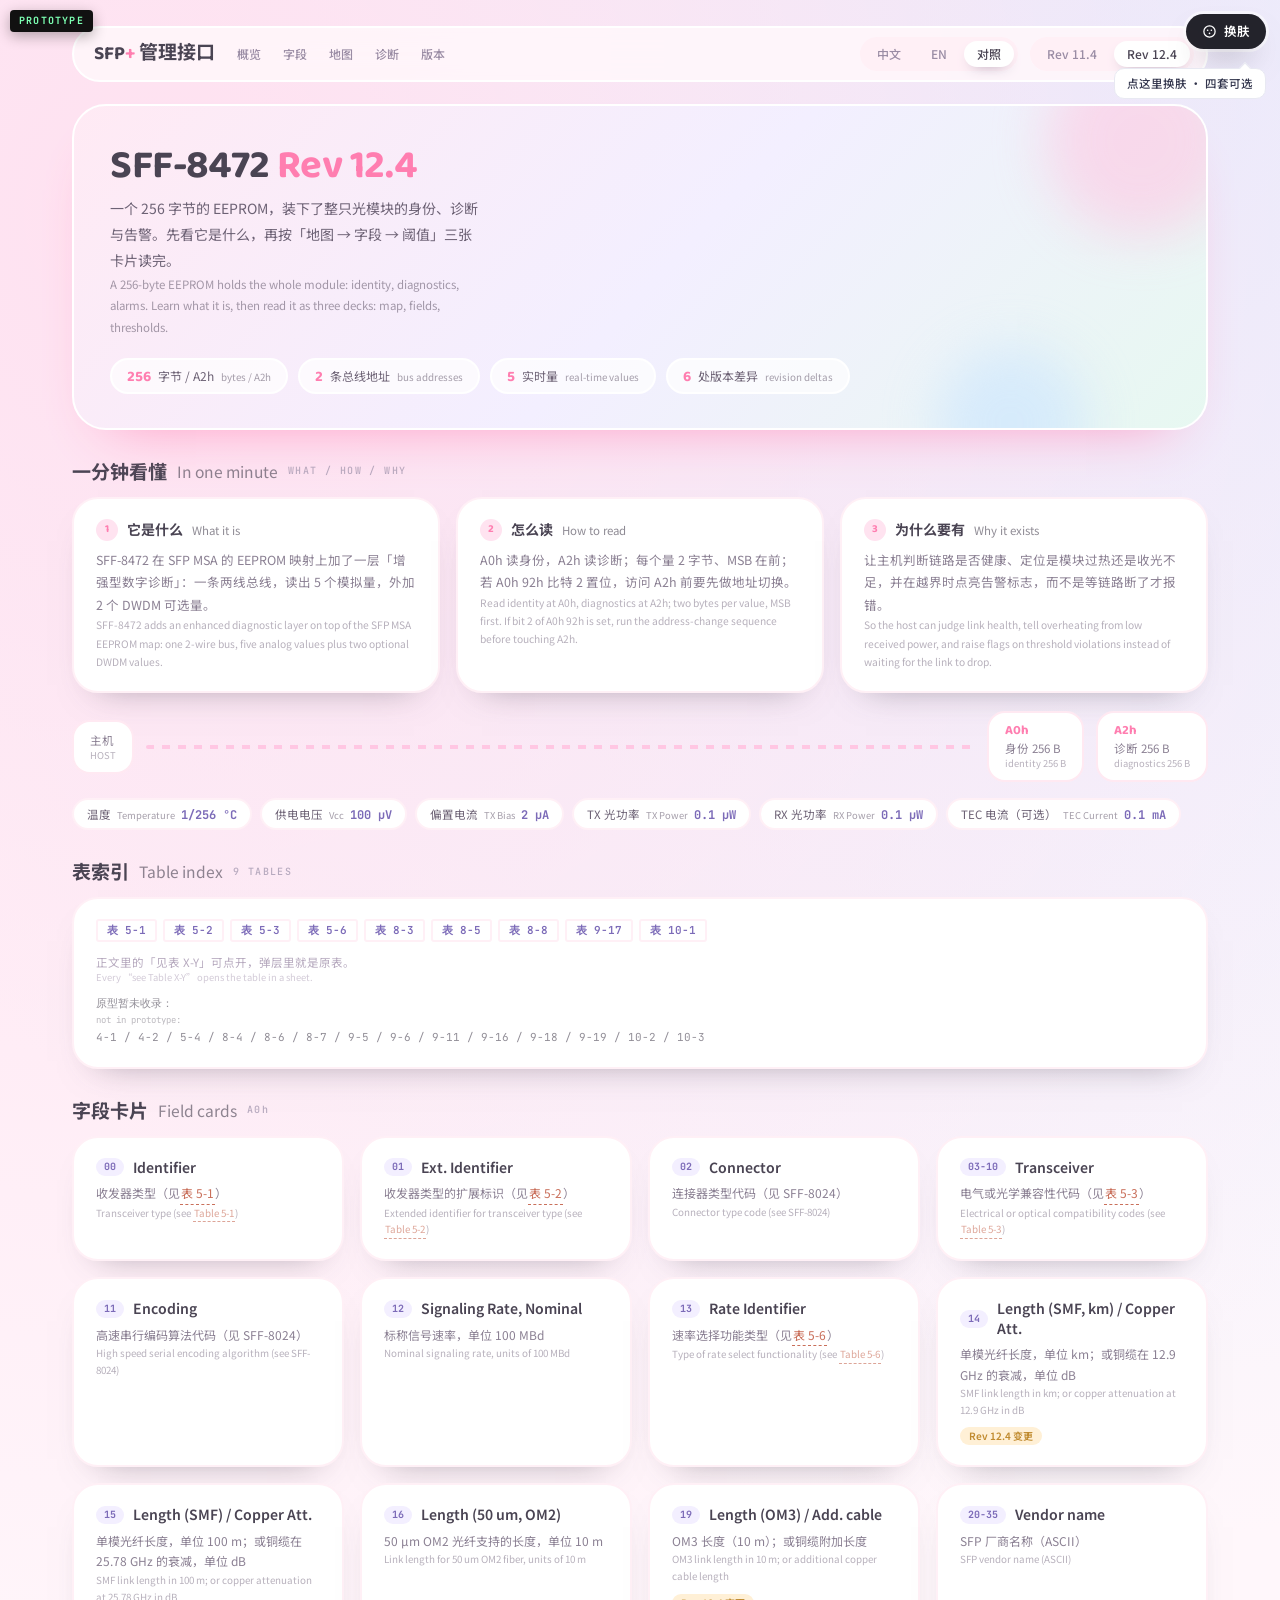
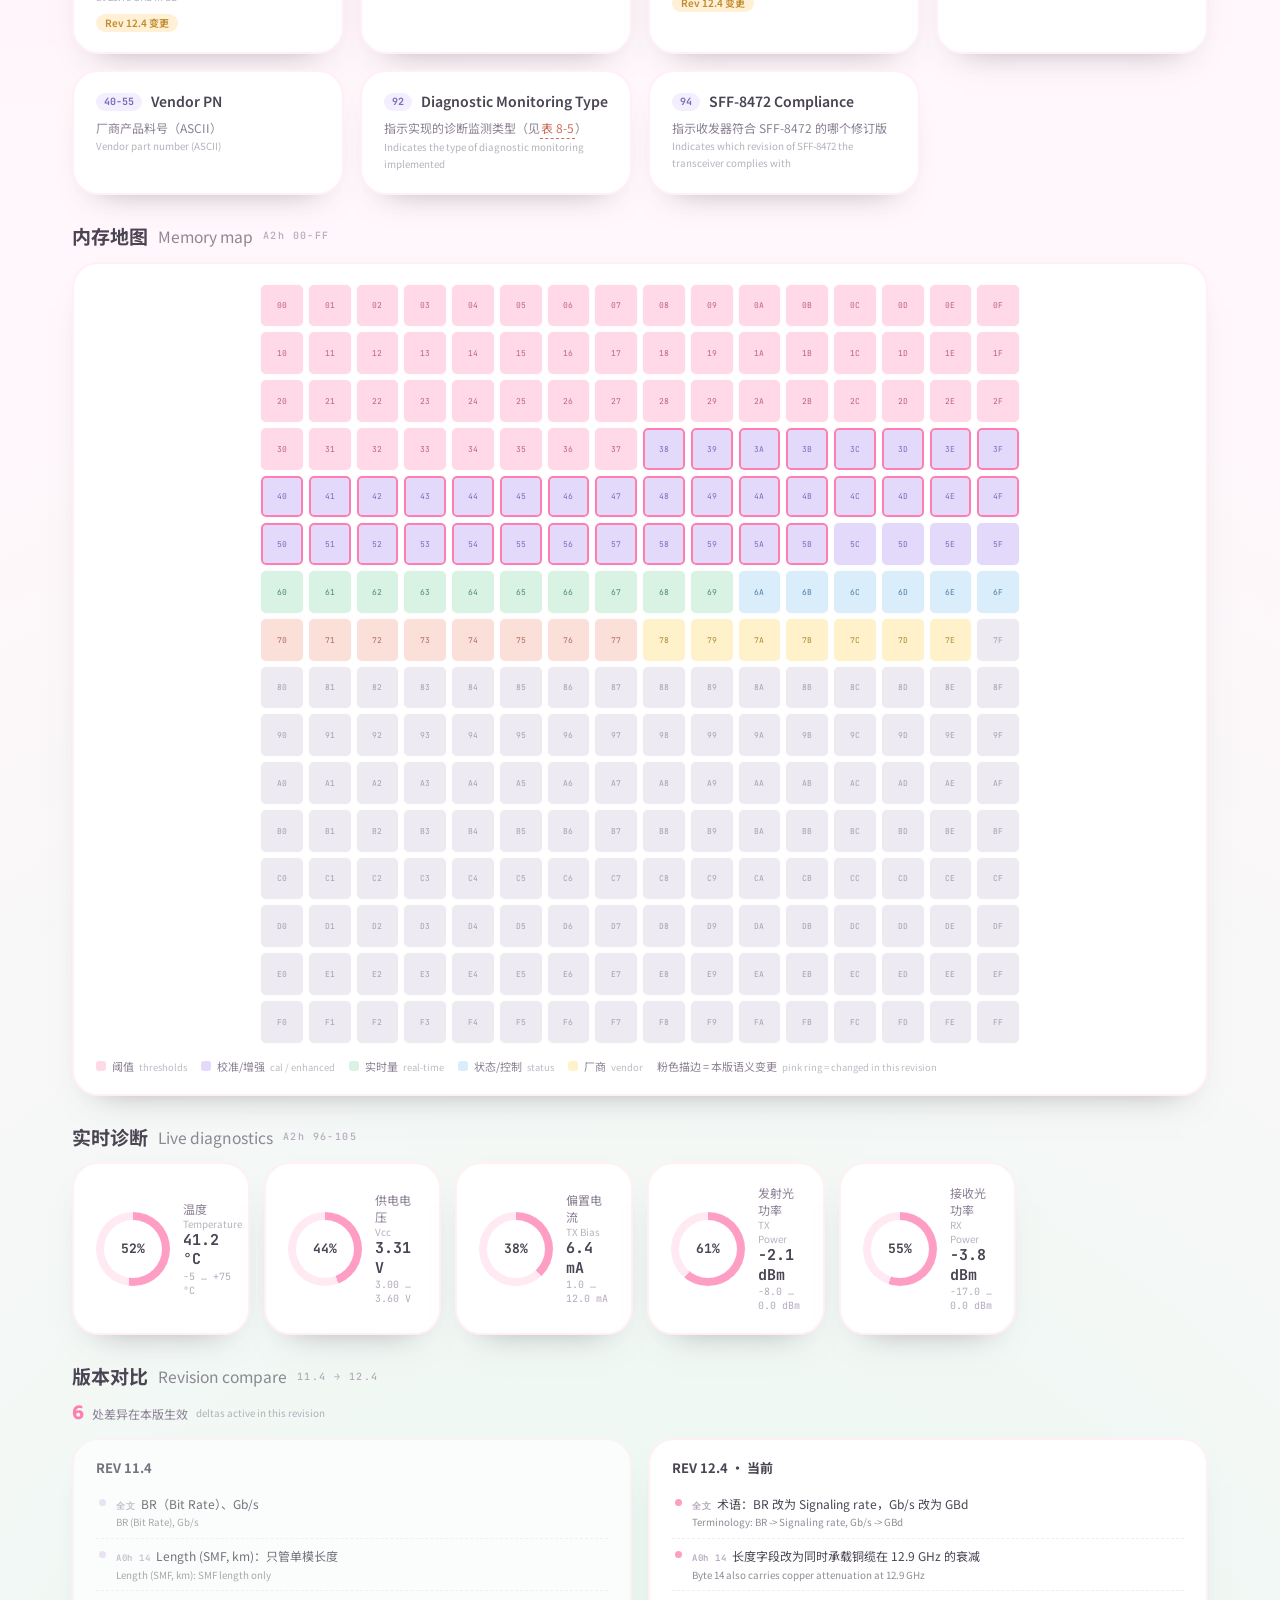
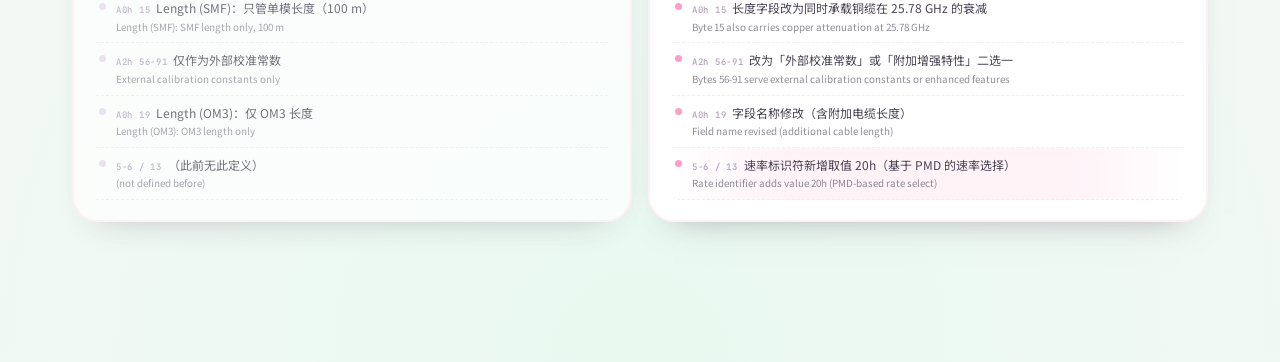
<file: prototype/sff8472-prototype.html>
<!doctype html>
<!--
  PROTOTYPE — throwaway code, not production.
  Question: 哪种萌系视觉语言能同时扛住「协议介绍 + 256 字节寄存器地图 + 版本差异 + 中英对照」?
  Four variants on one route, switchable via ?variant=B|J|E|M.
    B = 软糖卡片   J = 水彩静蓝   E = 极简萌   M = 初音未来
  Run: 双击打开即可,无构建、无依赖、无持久化。
-->
<html lang="zh-CN">
<head>
<meta charset="utf-8">
<meta name="viewport" content="width=device-width, initial-scale=1">
<title>PROTOTYPE · SFF-8472 四种萌系布局</title>
<link rel="preconnect" href="https://fonts.googleapis.com">
<link rel="preconnect" href="https://fonts.gstatic.com" crossorigin>
<link href="https://fonts.googleapis.com/css2?family=Baloo+2:wght@500;700&family=JetBrains+Mono:wght@400;700&family=Noto+Sans+SC:wght@400;500;700&family=Noto+Serif+SC:wght@500;700&family=Silkscreen&display=swap" rel="stylesheet">
<style>
  *,*::before,*::after { box-sizing:border-box; }
  html,body { margin:0; }
  body { min-height:100vh; }
  .proto-badge { position:fixed; top:10px; left:10px; z-index:9998; font:700 10px/1 "JetBrains Mono", monospace; letter-spacing:.12em;
    background:#111; color:#7CFFB2; padding:6px 9px; border-radius:4px; box-shadow:0 4px 14px rgba(0,0,0,.3); pointer-events:none; }
  .en { font-style:normal; display:block; opacity:.62; font-size:.82em; font-weight:400; letter-spacing:0; }
  .enin { display:inline; margin-left:5px; font-style:normal; opacity:.55; font-size:.86em; font-weight:400; }
  .switcher { position:fixed; left:50%; bottom:18px; transform:translateX(-50%); z-index:9999; display:flex; align-items:center; gap:10px;
    background:#101014; color:#F4F4F6; border:1px solid #34343C; border-radius:999px; padding:8px 10px 8px 14px;
    box-shadow:0 16px 40px -12px rgba(0,0,0,.65); font:500 13px/1.2 "Noto Sans SC", system-ui, sans-serif; }
  .switcher .sw-btn { all:unset; cursor:pointer; width:26px; height:26px; border-radius:50%; display:grid; place-items:center; background:#26262E; color:#fff; font-size:14px; }
  .switcher .sw-btn:hover { background:#3A3A46; }
  .switcher .sw-label { min-width:196px; text-align:center; }
  .switcher .sw-label b { color:#7CFFB2; }
  .switcher .sw-state { font:400 11px "JetBrains Mono", monospace; color:#8E8E9C; border-left:1px solid #34343C; padding-left:10px; }


  /* ================= B 软糖卡片 ================= */
  body.vB { background:
      radial-gradient(circle at 12% 6%, #FFE1F0 0, transparent 44%),
      radial-gradient(circle at 88% 2%, #E4EDFF 0, transparent 40%),
      radial-gradient(circle at 50% 100%, #E8F9F0 0, transparent 46%), #FFF7FB;
    color:#4A4453; font-family:"Noto Sans SC", system-ui, sans-serif; }
  .bWrap { max-width:1180px; margin:0 auto; padding:26px 22px 140px; }
  .bTop { position:sticky; top:12px; z-index:30; display:flex; align-items:center; gap:12px; flex-wrap:wrap; padding-right:132px;
    background:rgba(255,247,251,.86); backdrop-filter:blur(12px); border:2px solid #fff; border-radius:999px;
    padding:9px 12px 9px 20px; box-shadow:0 18px 40px -28px rgba(255,158,196,1); }
  .bBrand { font:700 19px/1 "Baloo 2", "Noto Sans SC", sans-serif; }
  .bBrand i { font-style:normal; color:#FF7EB0; }
  .bNav { display:flex; gap:2px; }
  .bNav button { all:unset; cursor:pointer; padding:6px 10px; border-radius:999px; font:500 12px/1.2 "Noto Sans SC", sans-serif; color:#9A8CA4; }
  .bNav button:hover { color:#FF7EB0; }
  .bSeg { display:flex; gap:4px; padding:4px; background:#FFF0F6; border-radius:999px; margin-left:auto; }
  .bSeg + .bSeg { margin-left:0; }
  .bSeg button { all:unset; cursor:pointer; padding:6px 13px; border-radius:999px; font:500 12px/1.2 "Noto Sans SC", sans-serif; color:#9A8CA4; }
  .bSeg button.on { background:#fff; color:#4A4453; box-shadow:0 6px 14px -8px rgba(154,140,164,.9); }
  .bHero { position:relative; overflow:hidden; margin:22px 0 26px; padding:38px 36px 34px; border-radius:34px; border:2px solid #fff;
    background:linear-gradient(133deg,#FFEAF4 0%,#F3EFFF 52%,#E7F8F1 100%); box-shadow:0 28px 56px -38px rgba(255,140,186,1); }
  .bBlob { position:absolute; border-radius:50%; filter:blur(26px); opacity:.6; pointer-events:none; }
  .bBlob.b1 { width:190px; height:190px; right:-30px; top:-60px; background:#FFC7E3; }
  .bBlob.b2 { width:150px; height:150px; right:120px; bottom:-70px; background:#C9E4FF; }
  .bHero h1 { position:relative; margin:0 0 8px; font:700 40px/1.1 "Baloo 2", "Noto Sans SC", sans-serif; letter-spacing:-.01em; }
  .bHero p { position:relative; margin:0; max-width:46ch; font-size:14px; line-height:1.85; color:#6D6275; }
  .bStats { position:relative; display:flex; gap:10px; flex-wrap:wrap; margin-top:20px; }
  .bPill { display:inline-flex; align-items:baseline; gap:7px; background:rgba(255,255,255,.72); border:2px solid #fff;
    border-radius:999px; padding:7px 15px; font-size:12px; color:#6D6275; }
  .bPill b { font:700 15px/1 "Baloo 2", sans-serif; color:#FF7EB0; }
  .bSec { margin-top:30px; scroll-margin-top:88px; }
  .bSec h2 { display:flex; align-items:center; gap:10px; margin:0 0 14px; font:700 19px/1.2 "Noto Sans SC", sans-serif; }
  .bSec h2 span { font:500 10px/1 "JetBrains Mono", monospace; letter-spacing:.14em; color:#B6A9BE; }
  .bCard { background:#fff; border:2px solid #FFF0F6; border-radius:26px; padding:20px 22px; box-shadow:0 18px 34px -26px rgba(74,68,83,.55); }
  .bWhy { display:grid; grid-template-columns:repeat(3,1fr); gap:16px; }
  .bWhy h3 { display:flex; align-items:center; gap:9px; margin:0 0 8px; font:700 14px/1.4 "Noto Sans SC", sans-serif; }
  .bNum { width:22px; height:22px; border-radius:50%; background:#FFE3F0; color:#FF7EB0; display:grid; place-items:center; font:700 11px/1 "Baloo 2", sans-serif; flex:none; }
  .bWhy p { margin:0; font-size:12.5px; line-height:1.8; color:#8B8093; }
  .bWhy b { color:#6D6275; }
  .bBusRow { display:flex; align-items:center; gap:12px; margin-top:18px; flex-wrap:wrap; }
  .bChipBox { background:#fff; border:2px solid #FFE9F2; border-radius:18px; padding:10px 16px; font-size:11.5px; color:#8B8093; }
  .bChipBox b { display:block; font:700 13px/1.3 "Baloo 2", sans-serif; color:#FF7EB0; }
  .bWire { flex:1; height:4px; border-radius:2px; background:repeating-linear-gradient(90deg,#FFC7E3 0 8px, transparent 8px 16px); min-width:60px; }
  .bUnits { display:flex; flex-wrap:wrap; gap:8px; margin-top:16px; }
  .bUnit { display:flex; align-items:baseline; gap:6px; background:#fff; border:2px solid #FFF0F6; border-radius:999px;
    padding:6px 13px; font-size:11.5px; color:#6D6275; }
  .bUnit b { font:700 12px/1 "JetBrains Mono", monospace; color:#7C6BB8; }
  .bGrid { display:grid; grid-template-columns:repeat(auto-fill,minmax(250px,1fr)); gap:16px; }
  .bReg h3 { display:flex; align-items:center; gap:9px; margin:0 0 6px; font:600 14px/1.4 "Noto Sans SC", sans-serif; }
  .bReg .byte { font:700 10px/1 "JetBrains Mono", monospace; padding:4px 8px; border-radius:999px; background:#F3EFFF; color:#7C6BB8; }
  .bReg .ds { margin:0; font-size:12px; line-height:1.7; color:#8B8093; }
  .bReg .chg { display:inline-block; margin-top:9px; font:600 10px/1 "Noto Sans SC", sans-serif; padding:4px 9px; border-radius:999px; background:#FFF0D6; color:#C08A2E; }
  .bMap { display:grid; grid-template-columns:repeat(16, 1fr); gap:4px; max-width:760px; margin:0 auto; }
  .bCell { aspect-ratio:1; border-radius:6px; border:1px solid rgba(255,255,255,.9); background:#F6F2FA;
    font:400 8px/1 "JetBrains Mono", monospace; color:#B6A9BE; display:grid; place-items:center; }
  .bCell.z0 { background:#FFD9E7; color:#B9638A; }
  .bCell.z1 { background:#E3DAFB; color:#7C6BB8; }
  .bCell.z2 { background:#D8F3E4; color:#4E8A6B; }
  .bCell.z3 { background:#D9EDFB; color:#4F7FA3; }
  .bCell.z4 { background:#FFF1C9; color:#A98936; }
  .bCell.z5 { background:#FBE0DA; color:#AE6A5C; }
  .bCell.z6 { background:#EDEAF2; color:#A79DB0; }
  .bCell.chg { box-shadow:0 0 0 2px #FF7EB0 inset; }
  .bLegend { display:flex; flex-wrap:wrap; gap:6px 14px; margin-top:14px; font-size:11px; color:#8B8093; }
  .bLegend i { display:inline-block; width:10px; height:10px; border-radius:3px; margin-right:6px; }
  .bDiff { display:grid; grid-template-columns:1fr 1fr; gap:16px; }
  .bDiff .bCard.old { opacity:.74; }
  .bDiff h3 { margin:0 0 10px; font:700 13px/1.3 "Noto Sans SC", sans-serif; }
  .bDiff ul { margin:0; padding:0; list-style:none; }
  .bDiff li { font-size:12px; line-height:1.7; padding:7px 0 7px 20px; position:relative; border-bottom:1px dashed #F2ECF5; }
  .bDiff li::before { content:""; position:absolute; left:3px; top:12px; width:7px; height:7px; border-radius:50%; background:#E7DCF0; }
  .bDiff .new li::before { background:#FF9EC4; }
  .bDiff .new li.hot { background:linear-gradient(90deg, transparent, #FFF3F8 22%, #FFF3F8 78%, transparent); border-radius:8px; }
  .bDiff .tag { font:600 9px/1 "JetBrains Mono", monospace; letter-spacing:.08em; color:#B6A9BE; margin-right:6px; }
  .bDelta { display:flex; align-items:center; gap:8px; margin:0 0 14px; font-size:12px; color:#8B8093; }
  .bDelta b { font:700 22px/1 "Baloo 2", sans-serif; color:#FF7EB0; }
  .bStat { display:grid; grid-template-columns:repeat(auto-fill,minmax(160px,1fr)); gap:14px; }
  .bRing { width:74px; height:74px; border-radius:50%; display:grid; place-items:center; flex:none; background:conic-gradient(#FF9EC4 0 var(--p), #FFEAF3 var(--p) 100%); }
  .bRing i { width:58px; height:58px; border-radius:50%; background:#fff; display:grid; place-items:center; font:700 13px/1 "JetBrains Mono", monospace; font-style:normal; }
  .bStatCard { display:flex; align-items:center; gap:13px; }
  .bStatCard .k { font-size:12px; color:#8B8093; }
  .bStatCard .v { font:700 15px/1.3 "JetBrains Mono", monospace; }
  .bStatCard .th { font:400 10px/1.4 "JetBrains Mono", monospace; color:#B6A9BE; }



  /* ================= E 极简萌 ================= */
  body.vE { background:#FCFCFD; color:#22252B; font-family:"Noto Sans SC", system-ui, sans-serif; }
  .eTop { position:sticky; top:0; z-index:20; display:flex; align-items:center; gap:18px; padding-right:132px; max-width:920px; margin:0 auto;
    padding:15px 24px; background:rgba(252,252,253,.9); backdrop-filter:blur(8px); border-bottom:1px solid #EEF0F4; }
  .eBrand { font:600 13px/1 "Noto Sans SC", sans-serif; }
  .eBrand i { font-style:normal; color:#7C9CFF; }
  .eNav { display:flex; gap:15px; margin-left:auto; }
  .eNav button { all:unset; cursor:pointer; font:500 12px/1 "Noto Sans SC", sans-serif; color:#98A0AD; }
  .eNav button:hover { color:#22252B; }
  .eCtl { display:flex; gap:2px; }
  .eT { all:unset; cursor:pointer; padding:4px 8px; font:500 11px/1 "JetBrains Mono", monospace; color:#9AA1AE; border-bottom:1px solid transparent; }
  .eT.on { color:#22252B; border-bottom-color:#22252B; }
  .eW { max-width:920px; margin:0 auto; padding:0 24px 140px; }
  .eHero { padding:66px 0 42px; }
  .eHero h1 { font:600 54px/1.08 "Noto Sans SC", sans-serif; letter-spacing:-.03em; margin:0 0 18px; }
  .eHero h1 em { font-style:normal; color:#7C9CFF; }
  .eHero p { max-width:52ch; font-size:15px; line-height:1.95; color:#6B7280; margin:0; }
  .eSubEn { margin:-8px 0 16px !important; font:500 14px/1.6 "JetBrains Mono", monospace !important; letter-spacing:.04em; color:#B4BAC6 !important; }
  .eSec { border-top:1px solid #EEF0F4; padding:36px 0 32px; scroll-margin-top:70px; }
  .eLabel { display:flex; gap:10px; align-items:baseline; margin-bottom:16px; font:500 10px/1 "JetBrains Mono", monospace; letter-spacing:.2em; color:#B4BAC6; }
  .eLabel b { font:600 13px/1 "Noto Sans SC", sans-serif; letter-spacing:0; color:#22252B; }
  .eLead { font-size:14px; line-height:2; color:#4B5261; max-width:66ch; margin:0 0 20px; }
  .eGrid3 { display:grid; grid-template-columns:repeat(3,1fr); gap:22px; }
  .eGrid3 h4 { margin:0 0 6px; font:600 13px/1.4 "Noto Sans SC", sans-serif; }
  .eGrid3 p { margin:0; font-size:12.5px; line-height:1.9; color:#707888; }
  .eRow { display:grid; grid-template-columns:82px 1fr; gap:18px; padding:13px 0; border-bottom:1px solid #F1F3F7; }
  .eAddr { font:600 11px/1.9 "JetBrains Mono", monospace; color:#A6ADBB; }
  .eRow h3 { margin:0; font:600 14px/1.5 "Noto Sans SC", sans-serif; }
  .eRow h3 span { font:400 11.5px/1.5 "JetBrains Mono", monospace; color:#A6ADBB; margin-left:8px; }
  .eRow p { margin:4px 0 0; font-size:12.5px; line-height:1.85; color:#707888; }
  .eDots { display:grid; grid-template-columns:repeat(32, 1fr); gap:4px; margin:16px 0 14px; }
  .eDot { aspect-ratio:1; border-radius:50%; background:#E9ECF2; }
  .eDot.z1 { background:#DCE4FF; } .eDot.z2 { background:#DFF3E8; } .eDot.z3 { background:#FFE6EF; } .eDot.chg { background:#7C9CFF; }
  .eLegend { display:flex; flex-wrap:wrap; gap:6px 18px; font:500 11px/1.6 "Noto Sans SC", sans-serif; color:#8A909C; }
  .eLegend i { display:inline-block; width:7px; height:7px; border-radius:50%; margin-right:6px; }
  .eStats { display:grid; grid-template-columns:repeat(5, 1fr); gap:18px; }
  .eStat .k { font-size:11px; color:#8A909C; }
  .eStat .v { font:600 17px/1.5 "JetBrains Mono", monospace; }
  .eDiff { display:grid; grid-template-columns:1fr 1fr; gap:34px; }
  .eDiff h3 { margin:0 0 10px; font:500 10px/1 "JetBrains Mono", monospace; letter-spacing:.16em; color:#B4BAC6; }
  .eItem { font-size:12.5px; line-height:1.8; padding:8px 0; border-bottom:1px solid #F1F3F7; color:#4B5261; }
  .eItem.chg { color:#22252B; } .eItem.add { color:#2F8F5B; }
  .eMascot { position:fixed; right:20px; bottom:92px; width:54px; height:54px; border-radius:50%;
    background:radial-gradient(circle at 35% 30%, #FFE7EF, #FFC7DA); display:grid; place-items:center;
    font:600 10px/1.2 "Noto Sans SC", sans-serif; color:#B24B6E; box-shadow:0 10px 24px -12px rgba(178,75,110,.65); }
  .vE .tref { color:#5B7CFA; }
  body.vE .sheetCard { background:#fff; border:1px solid #E7EAF0; border-radius:14px; box-shadow:0 30px 70px -30px rgba(34,37,43,.35); color:#22252B; }
  body.vE .sheetClose { background:#F1F3F7; color:#4B5261; }


  /* ================= J 水彩静蓝 ================= */
  body.vJ { background:#F7FAFC; color:#2C3A45; font-family:"Noto Serif SC", serif; overflow-x:hidden; }
  body.vJ::before { content:""; position:fixed; inset:-18% -12%; z-index:0; pointer-events:none;
    background:
      radial-gradient(40% 30% at 22% 16%, rgba(168,201,222,.55), transparent 70%),
      radial-gradient(36% 28% at 78% 24%, rgba(243,233,242,.7), transparent 70%),
      radial-gradient(46% 34% at 58% 82%, rgba(214,236,226,.6), transparent 70%);
    animation: jDrift 26s ease-in-out infinite alternate; }
  @keyframes jDrift { from { transform:translate3d(-1%, -1%, 0) scale(1); } to { transform:translate3d(1.6%, 1.2%, 0) scale(1.04); } }
  .jWrap { position:relative; z-index:1; max-width:900px; margin:0 auto; padding:56px 28px 140px; }
  .jHead { text-align:center; padding-bottom:26px; border-bottom:1px solid #D6E3EE; margin-bottom:38px; }
  .jKick { font:500 9px/1 "JetBrains Mono", monospace; letter-spacing:.42em; color:#8FA6B5; }
  .jHead h1 { font:500 44px/1.3 "Noto Serif SC", serif; letter-spacing:.16em; margin:20px 0 10px; color:#22313C; }
  .jHead p { margin:0; font-size:11.5px; letter-spacing:.26em; color:#8FA6B5; }
  .jCtl { display:flex; justify-content:center; gap:16px; margin-top:22px; flex-wrap:wrap; }
  .jChip { all:unset; cursor:pointer; font:500 10px/1 "JetBrains Mono", monospace; letter-spacing:.18em;
    color:#9DB1BF; padding:2px 1px 4px; border-bottom:1px solid transparent; }
  .jChip.on { color:#3C6B86; border-bottom-color:#3C6B86; }
  .jSec { margin:0 0 48px; }
  .jLabel { display:flex; align-items:baseline; gap:12px; margin-bottom:15px;
    font:500 10px/1 "JetBrains Mono", monospace; letter-spacing:.3em; color:#A7BBC8; }
  .jLabel b { font:500 13px/1 "Noto Serif SC", serif; letter-spacing:.12em; color:#3C6B86; }
  .jLead { font-size:13.5px; line-height:2.2; color:#4B5D6A; margin:0 0 16px; }
  .jCols3 { display:grid; grid-template-columns:repeat(3, 1fr); gap:26px; }
  .jCols3 h4 { margin:0 0 6px; font:600 12px/1.6 "Noto Sans SC", sans-serif; color:#2C3A45; }
  .jCols3 p { margin:0; font-size:11.5px; line-height:1.95; color:#6E8494; }
  .jRow { display:grid; grid-template-columns:70px 1fr; gap:16px; padding:13px 2px; border-bottom:1px solid #E4EDF3; }
  .jRow:hover { background:linear-gradient(90deg, rgba(214,231,242,.55), transparent 72%); }
  .jAddr { font:400 10px/1.9 "JetBrains Mono", monospace; color:#9DB1BF; }
  .jRow h3 { margin:0; font:500 14px/1.6 "Noto Serif SC", serif; color:#22313C; }
  .jRow h3 span { font:400 10.5px/1.6 "JetBrains Mono", monospace; color:#9DB1BF; margin-left:8px; }
  .jRow p { margin:3px 0 0; font-size:11.5px; line-height:1.85; color:#6E8494; }
  .jMap { display:grid; grid-template-columns:repeat(16, 1fr); gap:5px; max-width:560px; margin:8px auto 14px; }
  .jDot { aspect-ratio:1; border-radius:50%; background:#E9F1F7; }
  .jDot.z1 { background:#DCE9F4; } .jDot.z2 { background:#DFEFE8; } .jDot.z3 { background:#E7E4F1; } .jDot.z5 { background:#F6E6EC; }
  .jDot.chg { box-shadow:0 0 0 1.5px #5C8FAE inset; }
  .jNote { text-align:center; font-size:11px; letter-spacing:.14em; color:#9DB1BF; }
  .jStats { display:flex; border-top:1px solid #D6E3EE; border-bottom:1px solid #D6E3EE; }
  .jStat { flex:1; padding:15px 8px; text-align:center; border-right:1px solid #E4EDF3; }
  .jStat:last-child { border-right:none; }
  .jStat b { display:block; font:400 16px/1.5 "JetBrains Mono", monospace; color:#3C6B86; }
  .jStat span { font-size:10.5px; letter-spacing:.1em; color:#8FA6B5; }
  .jDiff { display:grid; grid-template-columns:1fr 1fr; }
  .jDiff > div { padding:0 22px; }
  .jDiff > div:first-child { border-right:1px solid #D6E3EE; padding-left:0; }
  .jDiff h3 { font:500 9px/1 "JetBrains Mono", monospace; letter-spacing:.26em; color:#A7BBC8; margin:0 0 10px; }
  .jDiff p { margin:0 0 9px; font-size:11.5px; line-height:1.9; color:#5A6D7B; }
  .jDiff .hot { background:linear-gradient(transparent 62%, rgba(207,227,240,.9) 62%); }
  .vJ .tref { color:#3C6B86; border-bottom:1px solid rgba(60,107,134,.45); }
  body.vJ .sheetCard { background:#FBFDFE; border:1px solid #D6E3EE; color:#2C3A45; font-family:"Noto Serif SC", serif; }
  body.vJ .sheetClose { background:#EDF3F8; color:#4B5D6A; }
  body.vJ .tblIdx button { background:#fff; border:1px solid #D6E3EE; color:#3C6B86; }


  /* ================= M 初音未来（浅色） ================= */
  body.vM { color:#0E2A2A; font-family:"Noto Sans SC", system-ui, sans-serif; background:#F8FEFD; }
  body.vM::before { content:""; position:fixed; inset:0; z-index:0; pointer-events:none;
    background:
      radial-gradient(55% 38% at 86% -6%, rgba(57,197,187,.24), transparent 70%),
      radial-gradient(46% 32% at 6% 16%, rgba(0,229,255,.14), transparent 70%); }
  .mHead { position:relative; z-index:1; max-width:1120px; margin:0 auto; padding:56px 24px 32px; overflow:hidden; }
  .m39 { position:absolute; right:-12px; top:-40px; font:800 210px/1 "Noto Sans SC", sans-serif; letter-spacing:-.06em;
    color:transparent; -webkit-text-stroke:2px rgba(57,197,187,.34); pointer-events:none; }
  .mKick { font:600 10px/1 "JetBrains Mono", monospace; letter-spacing:.42em; color:#1D8F89; }
  .mHead h1 { position:relative; margin:14px 0 8px; font:800 46px/1.1 "Noto Sans SC", sans-serif; letter-spacing:-.02em;
    background:linear-gradient(90deg, #0E2A2A, #2AA7A0 55%, #39C5BB); -webkit-background-clip:text; background-clip:text; color:transparent; }
  .mHead p { position:relative; margin:0; font:500 10px/1.6 "JetBrains Mono", monospace; letter-spacing:.24em; color:#4E8C89; }
  .mBand { height:12px; margin-top:20px;
    background:repeating-linear-gradient(135deg, #39C5BB 0 10px, transparent 10px 22px); opacity:.32; }
  .mCtl { display:flex; gap:6px; flex-wrap:wrap; margin-top:18px; position:relative; }
  .mChip { all:unset; cursor:pointer; padding:6px 13px; font:600 11px/1.2 "Noto Sans SC", sans-serif;
    color:#1D8F89; border:1px solid rgba(57,197,187,.55); background:#fff;
    clip-path:polygon(8px 0, 100% 0, 100% calc(100% - 8px), calc(100% - 8px) 100%, 0 100%, 0 8px); }
  .mChip.on { background:#39C5BB; color:#fff; border-color:#39C5BB; }
  .mWrapIn { position:relative; z-index:1; max-width:1120px; margin:0 auto; padding:0 24px 140px; }
  .mSec { margin-top:36px; padding-top:16px; border-top:1px solid rgba(57,197,187,.32); }
  .mSec h2 { display:flex; align-items:baseline; gap:12px; margin:0 0 12px; font:800 17px/1.3 "Noto Sans SC", sans-serif; color:#0E2A2A; }
  .mSec h2 em { font:600 9px/1 "JetBrains Mono", monospace; letter-spacing:.26em; color:#1D8F89; font-style:normal; }
  .mLead { font-size:13px; line-height:2.05; color:#3E6E6B; margin:0 0 14px; max-width:72ch; }
  .mCols3 { display:grid; grid-template-columns:repeat(3, 1fr); gap:20px; }
  .mCols3 h4 { margin:0 0 5px; font:700 12px/1.5 "Noto Sans SC", sans-serif; color:#12807A; }
  .mCols3 p { margin:0; font-size:11.5px; line-height:1.9; color:#527F7C; }
  .mRow { display:grid; grid-template-columns:76px 1fr; gap:14px; padding:9px 0; border-bottom:1px solid rgba(57,197,187,.2); }
  .mRow b { font:600 10px/2 "JetBrains Mono", monospace; color:#1D8F89; }
  .mRow h3 { margin:0; font:700 12.5px/1.5 "Noto Sans SC", sans-serif; color:#0E2A2A; }
  .mRow h3 span { font:400 10px/1.5 "JetBrains Mono", monospace; color:#6FA6A3; margin-left:7px; }
  .mRow p { margin:2px 0 0; font-size:11.5px; line-height:1.8; color:#527F7C; }
  .mMap { display:grid; grid-template-columns:repeat(16, 1fr); gap:3px; }
  .mCell { aspect-ratio:1; display:grid; place-items:center; background:#EAF9F7; border:1px solid #CFEDE9;
    font:500 7px/1 "JetBrains Mono", monospace; color:#6FA6A3; }
  .mCell.z1 { background:#DFF5FB; } .mCell.z2 { background:#D3F1EC; }
  .mCell.z3 { background:#FDE9F1; } .mCell.z5 { background:#FBD9E8; }
  .mCell.chg { background:#39C5BB; color:#fff; border-color:#39C5BB; }
  .mMeters { display:flex; gap:10px; flex-wrap:wrap; }
  .mMeter { border:1px solid rgba(57,197,187,.45); padding:8px 12px; min-width:124px; background:#fff; }
  .mMeter b { display:block; font:700 15px/1.4 "JetBrains Mono", monospace; color:#0E5F5B; }
  .mMeter span { font-size:10px; letter-spacing:.06em; color:#6FA6A3; }
  .mMeter i { display:block; height:3px; margin-top:6px; background:#39C5BB; }
  .mDiff { display:grid; grid-template-columns:1fr 1fr; gap:20px; }
  .mDiff h3 { font:600 9px/1 "JetBrains Mono", monospace; letter-spacing:.24em; color:#1D8F89; margin:0 0 8px; }
  .mDiff p { margin:0 0 7px; font-size:11.5px; line-height:1.8; color:#3E6E6B; }
  .vM .tref { color:#1D8F89; border-bottom:1px solid rgba(57,197,187,.7); }
  body.vM .sheetCard { background:#fff; border:1px solid rgba(57,197,187,.5); color:#0E2A2A; }
  body.vM .sheetClose { background:rgba(57,197,187,.16); color:#12807A; }
  body.vM .tblIdx button { background:#fff; border:1px solid rgba(57,197,187,.45); color:#1D8F89; }
  body.vM .tbl td, body.vM .tbl th { border-bottom-color:rgba(57,197,187,.18); }
  body.vM .tbl td.k { color:#1D8F89; }

  /* ---- shared: table refs & sheet ---- */
  .tref { all:unset; cursor:pointer; font:inherit; color:#C96F5A; border-bottom:1px dashed currentColor; padding:0 1px; }
  .sheetWrap { position:fixed; inset:0; z-index:9996; display:none; align-items:center; justify-content:center;
    padding:32px; background:rgba(20,18,31,.42); backdrop-filter:blur(3px); }
  .sheetWrap.open { display:flex; }
  .sheetCard { width:min(820px, 100%); max-height:82vh; overflow:auto; padding:24px 26px; }
  .sheetHead { display:flex; align-items:baseline; gap:12px; margin-bottom:12px; }
  .sheetHead h3 { margin:0; font-size:16px; }
  .sheetHead span { font:600 10px/1 "JetBrains Mono", monospace; letter-spacing:.1em; opacity:.5; }
  .sheetClose { all:unset; margin-left:auto; cursor:pointer; width:28px; height:28px; border-radius:50%;
    display:grid; place-items:center; font-size:16px; align-self:flex-start; }
  .tbl { width:100%; border-collapse:collapse; font-size:12.5px; line-height:1.65; }
  .tbl th, .tbl td { text-align:left; padding:7px 9px; border-bottom:1px solid rgba(0,0,0,.07); vertical-align:top; }
  .tbl th { font:600 9px/1.2 "JetBrains Mono", monospace; letter-spacing:.1em; opacity:.55; text-transform:uppercase; }
  .tbl td.k { font-family:"JetBrains Mono", monospace; font-weight:700; white-space:nowrap; }
  .sheetNote { margin:12px 0 0; font-size:12px; line-height:1.75; opacity:.7; }
  .tblIdx { display:flex; flex-wrap:wrap; gap:6px; margin:0; }
  .tblIdx button { all:unset; cursor:pointer; padding:4px 9px; border-radius:3px; font:600 11px/1 "JetBrains Mono", monospace; }
  .tblIdx .miss { font-size:11px; line-height:1.7; opacity:.6; font-family:"JetBrains Mono", monospace; }

  body.vK .tbl td, body.vK .tbl th, body.vM .tbl td, body.vM .tbl th { border-bottom-color:rgba(255,255,255,.09); }
  body.vJ .tbl td.k { color:#3C6B86; }
  body.vK .tbl td.k { color:#FF8FC4; }
  body.vM .tbl td.k { color:#39C5BB; }

  body.vB .sheetCard { background:#fff; border:2px solid #FFF0F6; border-radius:26px;
    box-shadow:0 30px 70px -28px rgba(255,140,186,.95); color:#4A4453; }
  body.vB .sheetClose { background:#FFF0F6; color:#FF7EB0; }
  body.vB .tblIdx button { background:#fff; border:2px solid #FFF0F6; color:#7C6BB8; }
  body.vE .tblIdx button { background:#fff; border:1px solid #E7EAF0; color:#5B7CFA; }
  body.vF .tblIdx button { background:#fff; border:1.5px solid #2E2A24; color:#2E2A24; }
  body.vJ .tblIdx button { background:#fff; border:1px solid #D6E3EE; color:#3C6B86; }

  .skin { position:fixed; right:14px; top:14px; z-index:10000; font-family:"Noto Sans SC", system-ui, sans-serif; }
  .skinBtn { all:unset; cursor:pointer; display:inline-flex; align-items:center; gap:7px; padding:10px 16px; border-radius:999px;
    background:rgba(18,18,26,.92); color:#fff; font:600 12.5px/1 "Noto Sans SC", sans-serif;
    box-shadow:0 16px 32px -14px rgba(0,0,0,.6), 0 0 0 3px rgba(255,255,255,.55);
    backdrop-filter:blur(8px); }
  .skinTip { position:absolute; right:0; top:54px; white-space:nowrap; padding:7px 12px; border-radius:10px;
    background:#fff; color:#33364D; font:500 11.5px/1.3 "Noto Sans SC", sans-serif; border:1px solid #E8E9F2;
    box-shadow:0 16px 30px -18px rgba(0,0,0,.45); display:none; }
  .skinTip.show { display:block; }
  .skinTip::before { content:""; position:absolute; right:16px; top:-5px; width:8px; height:8px; background:#fff;
    border-left:1px solid #E8E9F2; border-top:1px solid #E8E9F2; transform:rotate(45deg); }
  .skinBtn:hover { background:#2B2B39; }
  .skinPanel { position:absolute; right:0; top:52px; width:252px; padding:10px; border-radius:16px; background:#fff;
    border:1px solid #ECECF2; box-shadow:0 26px 54px -22px rgba(0,0,0,.4); display:none; }
  .skinPanel.open { display:block; }
  .skinTitle { font:600 9.5px/1 "JetBrains Mono", monospace; letter-spacing:.18em; color:#A2A8B6; padding:4px 8px 9px; }
  .skinOpt { all:unset; box-sizing:border-box; cursor:pointer; display:grid; grid-template-columns:20px 1fr; gap:10px;
    align-items:center; width:100%; padding:9px 10px; border-radius:10px; }
  .skinOpt:hover { background:#F7F7FB; }
  .skinOpt.on { background:#F3F5FF; box-shadow:inset 0 0 0 1px #DEE4FF; }
  .skinOpt i { width:18px; height:18px; border-radius:50%; border:2px solid #fff; box-shadow:0 0 0 1px rgba(0,0,0,.1); }
  .skinOpt b { display:block; font:600 12.5px/1.25 "Noto Sans SC", sans-serif; color:#22252B; }
  .skinOpt em { display:block; margin-top:2px; font:400 10.5px/1.45 "Noto Sans SC", sans-serif; color:#8A909C; font-style:normal; }
  .skinHint { margin-top:6px; padding:8px; border-top:1px solid #F1F2F6; font:400 10px/1.6 "Noto Sans SC", sans-serif; color:#A2A8B6; }

</style>
</head>
<body class="vA">
<div class="proto-badge">PROTOTYPE</div>
<div id="app"></div>
<div id="sheet" class="sheetWrap"></div>
<div class="skin" id="skin">
  <button class="skinBtn" data-act="skinToggle" aria-label="换肤">
    <svg width="15" height="15" viewBox="0 0 24 24" fill="none" stroke="currentColor" stroke-width="2"><circle cx="12" cy="12" r="9"/><circle cx="9" cy="10" r="1.3" fill="currentColor" stroke="none"/><circle cx="15" cy="10" r="1.3" fill="currentColor" stroke="none"/><circle cx="12" cy="15" r="1.3" fill="currentColor" stroke="none"/></svg>
    <span>换肤</span>
  </button>
  <div class="skinPanel" id="skinPanel">
    <div class="skinTitle">选择皮肤</div>
    <button class="skinOpt" data-act="skin" data-val="B"><i style="background:#FF9EC4"></i><span><b>软糖卡片</b><em>卡片流 · 首屏氛围</em></span></button>
    <button class="skinOpt" data-act="skin" data-val="J"><i style="background:#5C8FAE"></i><span><b>水彩静蓝</b><em>最静 · 适合长文</em></span></button>
    <button class="skinOpt" data-act="skin" data-val="E"><i style="background:#7C9CFF"></i><span><b>极简萌</b><em>文档感 · 点阵地图</em></span></button>
    <button class="skinOpt" data-act="skin" data-val="M"><i style="background:#39C5BB"></i><span><b>初音未来</b><em>海报感 · 斜切硬边</em></span></button>
    <div class="skinHint">皮肤会记在本机，下次打开还是这一套。</div>
  </div>
  <div class="skinTip" id="skinTip">点这里换肤 · 四套可选</div>
</div>

<script>
var A0 = [
  {a:"00", len:1, en:"Identifier", zh:"标识符", dEn:"Transceiver type (see Table 5-1)", dZh:"收发器类型（见表 5-1）"},
  {a:"01", len:1, en:"Ext. Identifier", zh:"扩展标识符", dEn:"Extended identifier for transceiver type (see Table 5-2)", dZh:"收发器类型的扩展标识（见表 5-2）"},
  {a:"02", len:1, en:"Connector", zh:"连接器", dEn:"Connector type code (see SFF-8024)", dZh:"连接器类型代码（见 SFF-8024）"},
  {a:"03-10", len:8, en:"Transceiver", zh:"收发器代码", dEn:"Electrical or optical compatibility codes (see Table 5-3)", dZh:"电气或光学兼容性代码（见表 5-3）"},
  {a:"11", len:1, en:"Encoding", zh:"编码", dEn:"High speed serial encoding algorithm (see SFF-8024)", dZh:"高速串行编码算法代码（见 SFF-8024）"},
  {a:"12", len:1, en:"Signaling Rate, Nominal", zh:"标称信号速率", dEn:"Nominal signaling rate, units of 100 MBd", dZh:"标称信号速率，单位 100 MBd"},
  {a:"13", len:1, en:"Rate Identifier", zh:"速率标识符", dEn:"Type of rate select functionality (see Table 5-6)", dZh:"速率选择功能类型（见表 5-6）", ch11:true},
  {a:"14", len:1, en:"Length (SMF, km) / Copper Att.", zh:"长度（单模 km）或铜缆衰减", dEn:"SMF link length in km; or copper attenuation at 12.9 GHz in dB", dZh:"单模光纤长度，单位 km；或铜缆在 12.9 GHz 的衰减，单位 dB", ch12:true},
  {a:"15", len:1, en:"Length (SMF) / Copper Att.", zh:"长度（单模 100 m）或铜缆衰减", dEn:"SMF link length in 100 m; or copper attenuation at 25.78 GHz in dB", dZh:"单模光纤长度，单位 100 m；或铜缆在 25.78 GHz 的衰减，单位 dB", ch12:true},
  {a:"16", len:1, en:"Length (50 um, OM2)", zh:"长度（50 µm, OM2）", dEn:"Link length for 50 um OM2 fiber, units of 10 m", dZh:"50 µm OM2 光纤支持的长度，单位 10 m"},
  {a:"19", len:1, en:"Length (OM3) / Add. cable", zh:"长度（OM3）或附加电缆长度", dEn:"OM3 link length in 10 m; or additional copper cable length", dZh:"OM3 长度（10 m）；或铜缆附加长度", ch12:true},
  {a:"20-35", len:16, en:"Vendor name", zh:"厂商名称", dEn:"SFP vendor name (ASCII)", dZh:"SFP 厂商名称（ASCII）"},
  {a:"40-55", len:16, en:"Vendor PN", zh:"厂商料号", dEn:"Vendor part number (ASCII)", dZh:"厂商产品料号（ASCII）"},
  {a:"92", len:1, en:"Diagnostic Monitoring Type", zh:"诊断监测类型", dEn:"Indicates the type of diagnostic monitoring implemented", dZh:"指示实现的诊断监测类型（见表 8-5）"},
  {a:"94", len:1, en:"SFF-8472 Compliance", zh:"合规版本", dEn:"Indicates which revision of SFF-8472 the transceiver complies with", dZh:"指示收发器符合 SFF-8472 的哪个修订版"}
];

var ZONES = [
  {from:0,   to:55,  z:"z0", key:"th",  zh:"阈值", en:"A/W thresholds"},
  {from:56,  to:94,  z:"z1", key:"cal", zh:"校准/增强", en:"Cal / enhanced"},
  {from:95,  to:95,  z:"z1", key:"cc",  zh:"CC_DMI", en:"CC_DMI"},
  {from:96,  to:105, z:"z2", key:"rt",  zh:"实时诊断量", en:"Real-time diag"},
  {from:106, to:109, z:"z3", key:"opt", zh:"可选诊断量", en:"Optional diag"},
  {from:110, to:111, z:"z3", key:"sc",  zh:"状态/控制", en:"Status/control"},
  {from:112, to:117, z:"z5", key:"fl",  zh:"告警标志位", en:"A/W flags"},
  {from:118, to:119, z:"z5", key:"ext", zh:"扩展状态", en:"Ext. status"},
  {from:120, to:126, z:"z4", key:"vs",  zh:"厂商特定", en:"Vendor specific"},
  {from:127, to:255, z:"z6", key:"rs",  zh:"保留", en:"Reserved"}
];

var CHANGED = { "12.4": [[56,91]], "11.4": [[40,55],[112,119]] };

var DIAG = [
  {zh:"温度", en:"Temperature", v:"41.2 °C", pct:52, th:"-5 … +75 °C"},
  {zh:"供电电压", en:"Vcc", v:"3.31 V", pct:44, th:"3.00 … 3.60 V"},
  {zh:"偏置电流", en:"TX Bias", v:"6.4 mA", pct:38, th:"1.0 … 12.0 mA"},
  {zh:"发射光功率", en:"TX Power", v:"-2.1 dBm", pct:61, th:"-8.0 … 0.0 dBm"},
  {zh:"接收光功率", en:"RX Power", v:"-3.8 dBm", pct:55, th:"-17.0 … 0.0 dBm"}
];

var UNITS = [
  {zh:"温度", en:"Temperature", lsb:"1/256 °C", range:"-128 … +128 °C", note:"16 位补码，±3 °C"},
  {zh:"供电电压", en:"Vcc", lsb:"100 µV", range:"0 … 6.55 V", note:"无符号，±3%"},
  {zh:"偏置电流", en:"TX Bias", lsb:"2 µA", range:"0 … 131 mA", note:"无符号，±10%"},
  {zh:"TX 光功率", en:"TX Power", lsb:"0.1 µW", range:"0 … 6.5535 mW", note:"无符号，±3 dB"},
  {zh:"RX 光功率", en:"RX Power", lsb:"0.1 µW", range:"0 … 6.5535 mW", note:"OMA 或平均功率由 92.3 决定"},
  {zh:"TEC 电流（可选）", en:"TEC Current", lsb:"0.1 mA", range:"-3276.8 … +3276.7 mA", note:"补码，仅内部校准定义"}
];

var DIFFS = [
  {rev:"12.4", a:"全文", kind:"chg", zh:"术语：BR 改为 Signaling rate，Gb/s 改为 GBd",
   en:"Terminology: BR -> Signaling rate, Gb/s -> GBd", oldZh:"BR（Bit Rate）、Gb/s", oldEn:"BR (Bit Rate), Gb/s"},
  {rev:"12.4", a:"A0h 14", kind:"chg", zh:"长度字段改为同时承载铜缆在 12.9 GHz 的衰减",
   en:"Byte 14 also carries copper attenuation at 12.9 GHz", oldZh:"Length (SMF, km)：只管单模长度", oldEn:"Length (SMF, km): SMF length only"},
  {rev:"12.4", a:"A0h 15", kind:"chg", zh:"长度字段改为同时承载铜缆在 25.78 GHz 的衰减",
   en:"Byte 15 also carries copper attenuation at 25.78 GHz", oldZh:"Length (SMF)：只管单模长度（100 m）", oldEn:"Length (SMF): SMF length only, 100 m"},
  {rev:"12.4", a:"A2h 56-91", kind:"chg", zh:"改为「外部校准常数」或「附加增强特性」二选一",
   en:"Bytes 56-91 serve external calibration constants or enhanced features", oldZh:"仅作为外部校准常数", oldEn:"External calibration constants only"},
  {rev:"12.4", a:"A0h 19", kind:"chg", zh:"字段名称修改（含附加电缆长度）",
   en:"Field name revised (additional cable length)", oldZh:"Length (OM3)：仅 OM3 长度", oldEn:"Length (OM3): OM3 length only"},
  {rev:"12.4", a:"5-6 / 13", kind:"add", zh:"速率标识符新增取值 20h（基于 PMD 的速率选择）",
   en:"Rate identifier adds value 20h (PMD-based rate select)"},
  {rev:"11.4", a:"A2h 110+", kind:"add", zh:"新增 Retimer/CDR、可变接收判决阈值、A2h 上半区表寻址",
   en:"Adds retimer/CDR, variable RX decision threshold, upper-page addressing"},
  {rev:"11.4", a:"A2h 40-55", kind:"add", zh:"新增激光器温度与 TEC 电流的告警/警告阈值",
   en:"Adds laser temperature / TEC current alarm and warning thresholds"}
];

var PREV = { "12.4":"11.4", "11.4":"11.0" };
var BYTE_FIELDS = {
  96:"温度 Temperature", 97:"温度 Temperature", 98:"供电电压 Vcc", 99:"供电电压 Vcc",
  100:"偏置电流 TX Bias", 101:"偏置电流 TX Bias", 102:"发射光功率 TX Power", 103:"发射光功率 TX Power",
  104:"接收光功率 RX Power", 105:"接收光功率 RX Power", 112:"告警标志位 [7:0]", 113:"告警标志位 [15:8]",
  114:"Tx 输入 EQ 控制", 115:"Rx 输出预加重控制", 116:"警告标志位 [7:0]", 117:"警告标志位 [15:8]",
  118:"扩展状态", 119:"CDR 失锁标志"
};

var NAMES = { B:"B · 软糖卡片", E:"E · 极简萌", J:"J · 水彩静蓝", M:"M · 初音未来" };
var SKINS = [["B","软糖"],["J","水彩"],["E","极简"],["M","初音"]];
var state = { v:"B", lang:"both", rev:"12.4", sel:96, tab:"guide", table:null };
var TABLES = {
  "5-1": { t:"物理器件标识符取值", e:"PHYSICAL DEVICE IDENTIFIER", cols:["A0h 取值","说明"], rows:[
    ["00h","未知或未指定"],["01h","GBIC"],["02h","焊接在主板上的模块（如 SFF）"],
    ["03h","SFP 或 SFP+"],["04h-7Fh","本规范未使用，取值维护在 SFF-8024"],["80h-FFh","厂商特定"]
  ]},
  "5-2": { t:"物理器件扩展标识符取值", e:"EXTENDED IDENTIFIER", cols:["A0h 取值","说明"], rows:[
    ["00h","未规定 GBIC 定义，或不符合任何已定义的 MOD_DEF"],["01h-03h","GBIC 符合 MOD_DEF 1 / 2 / 3"],
    ["04h","GBIC/SFP 功能仅由双线接口 ID 定义"],["05h-07h","GBIC 符合 MOD_DEF 5 / 6 / 7"],["08h-FFh","保留"]
  ]},
  "5-3": { t:"连接器取值", e:"CONNECTOR VALUES", moved:true,
    note:"12.1 版起，连接器取值已移至 SFF-8024 的「收发器或电缆管理」章节；本文档只保留引用，不再重复表格。", rows:[] },
  "5-6": { t:"速率标识符", e:"RATE IDENTIFIER", cols:["A0h 取值","说明"], rows:[
    ["00h","未规定"],["01h","SFF-8079（4/2/1G Rate_Select 与 AS0/AS1）"],
    ["02h","SFF-8431 8/4/2G 仅接收 Rate_Select"],["04h","SFF-8431 8/4/2G 仅发送 Rate_Select"],
    ["06h","SFF-8431 8/4/2G 收/发独立 Rate_Select"],["08h","FC-PI-5 16/8/4G 仅接收"],
    ["0Ch","FC-PI-6 32/16/8G 收/发独立"],["0Eh","10/8G 收/发，按表 10-2 控制 retimer / CDR"],
    ["10h","FC-PI-7 64/32/16G 收/发独立"],["20h","基于 PMD 的速率选择（12.4 新增）"]
  ]},
  "8-3": { t:"选项值", e:"OPTIONS", cols:["A0h 字节","比特","说明"], rows:[
    ["64","4","分页实现指示：1 = 已实现分页，用 A2h 字节 127 作页选择"],
    ["64","3","Retimer 或 CDR 指示"],["64","1","功率等级声明（等级 1 / 等级 2）"],
    ["65","7","已实现接收机判决阈值 RDT"],["65","5","实现了 RATE_SELECT 功能"],
    ["65","4","实现了 TX_DISABLE"],["65","3","实现了 TX_FAULT 信号"],["65","1","实现了 Rx_LOS"]
  ]},
  "8-5": { t:"诊断监测类型", e:"DIAGNOSTIC MONITORING TYPE", cols:["A0h 字节","比特","说明"], rows:[
    ["92","7","保留，须为 0"],["92","6","已实现数字诊断监测"],["92","5","内部校准"],["92","4","外部校准"],
    ["92","3","接收光功率类型：0 = OMA，1 = 平均功率"],["92","2","需要地址切换"],["92","1-0","保留"]
  ]},
  "8-8": { t:"SFF-8472 合规性", e:"COMPLIANCE", cols:["A0h 取值","解释"], rows:[
    ["01h","9.3 版所述功能"],["02h","9.5 版"],["03h","10.2 版"],["04h","10.4 版"],["05h","11.0 版"],
    ["06h","11.3 版"],["07h","11.4 版"],["08h","12.3 版"],["09h","12.4 版"],["0Ah-FFh","保留"]
  ]},
  "9-17": { t:"告警与警告标志位", e:"ALARM / WARNING FLAGS", cols:["A2h 字节","比特","名称","说明"], rows:[
    ["112","7","温度高告警","内部温度超过高告警电平"],["112","6","温度低告警","低于低告警电平"],
    ["112","5","Vcc 高告警","电源电压超过高告警电平"],["112","4","Vcc 低告警","低于低告警电平"],
    ["112","3","TX 偏置高告警","偏置电流超过高告警电平"],["112","2","TX 偏置低告警","低于低告警电平"],
    ["112","1","TX 功率高告警","输出功率超过高告警电平"],["112","0","TX 功率低告警","低于低告警电平"],
    ["113","7","RX 功率高告警","接收功率超过高告警电平"],["113","6","RX 功率低告警","低于低告警电平"],
    ["116","7-0","警告标志 [7:0]","温度 / Vcc / 偏置 / TX 功率的低警告位"],
    ["117","7-0","警告标志 [15:8]","RX 功率与可选项的警告位"]
  ]},
  "10-1": { t:"扩展模块控制 / 状态字节", e:"EXTENDED STATUS / CONTROL", cols:["A2h 字节","比特","名称","说明"], rows:[
    ["118","7-5","保留",""],["118","4","自适应输入 EQ 失败","1b = Tx 自适应输入 EQ 失败"],
    ["118","3","Soft RS(1) Select","软件发送速率控制，与硬引脚相或"],
    ["118","2","Power Level 4 Enable","置 1 即使能功率等级 4"],
    ["118","1","Power Level 工作状态","可选，0 = 等级 1，1 = 等级 2/3"],
    ["118","0","Power Level 选择","0 仅使能等级 1（1.0 W），1 使能等级 2/3"],
    ["119","4","PAM4 模式发送已配置",""],["119","3","PAM4 模式接收已配置",""]
  ]}
};
var MISSING_TABLES = "4-1 / 4-2 / 5-4 / 8-4 / 8-6 / 8-7 / 9-5 / 9-6 / 9-11 / 9-16 / 9-18 / 9-19 / 10-2 / 10-3";

function zoneOf(i) { for (var k=0;k<ZONES.length;k++) { if (i>=ZONES[k].from && i<=ZONES[k].to) return ZONES[k]; } return ZONES[ZONES.length-1]; }
function hex(i) { var s = i.toString(16).toUpperCase(); return s.length < 2 ? "0"+s : s; }
function esc(s) { return String(s).replace(/&/g,"&amp;").replace(/</g,"&lt;").replace(/>/g,"&gt;"); }
function L(zh, en) {
  if (state.lang === "en") return esc(en);
  if (state.lang === "zh") return esc(zh);
  return esc(zh) + '<i class="en">' + esc(en) + '</i>';
}
function Lm(zhHtml, enHtml) {
  if (state.lang === "en") return enHtml;
  if (state.lang === "zh") return zhHtml;
  return zhHtml + '<i class="en">' + enHtml + '</i>';
}
function Lin(zh, en) { return esc(zh) + '<em class="enin">' + esc(en) + '</em>'; }
function changedInByte(i, rev) {
  var r = CHANGED[rev] || [];
  for (var k=0;k<r.length;k++) { if (i >= r[k][0] && i <= r[k][1]) return true; }
  return false;
}
function diffsOf(rev) { return DIFFS.filter(function(d){ return d.rev === rev; }); }
function linkTables(h) {
  return h.replace(/(表|Table)\s+(\d+)-(\d+)/g, function(m, k, a, b) {
    return '<button class="tref" data-act="table" data-val="' + a + '-' + b + '">' + m + '</button>';
  });
}
function LT(zh, en) { return linkTables(L(zh, en)); }
function tableCard(id) {
  var t = TABLES[id];
  var close = '<button class="sheetClose" data-act="closeTable" aria-label="close">&times;</button>';
  if (!t) {
    return '<div class="sheetCard"><div class="sheetHead"><h3>表 ' + id + '</h3><span>NOT IN PROTOTYPE</span>' + close + '</div>' +
      '<p class="sheetNote">' + L("这张表不在原型里。真实站点应从 PDF 抽取该表并渲染；原型只收录了 9 张高频表，其余在表索引里标了「暂未收录」。","This table is not in the prototype. A real site would extract it from the PDF; the prototype includes nine high-traffic tables and lists the rest as missing.") + '</p></div>';
  }
  var head = '<tr>' + t.cols.map(function(c) { return '<th>' + esc(c) + '</th>'; }).join('') + '</tr>';
  var body = t.rows.map(function(r) {
    return '<tr>' + r.map(function(c, i) { return '<td' + (i === 0 ? ' class="k"' : '') + '>' + esc(c) + '</td>'; }).join('') + '</tr>';
  }).join('');
  var inner = t.moved
    ? '<p class="sheetNote">' + esc(t.note) + '</p>'
    : '<table class="tbl"><thead>' + head + '</thead><tbody>' + body + '</tbody></table>';
  return '<div class="sheetCard"><div class="sheetHead"><h3>表 ' + id + '　' + esc(t.t) + '</h3><span>' + esc(t.e) + '</span>' + close + '</div>' +
    inner + '<p class="sheetNote">' + (state.lang === "en" ? "Source: SFF-8472 Rev 12.4 · Table " : "源：SFF-8472 Rev 12.4 · 表 ") + id + '</p></div>';
}
function renderSheet() {
  var sh = document.getElementById("sheet");
  if (!state.table) { sh.className = "sheetWrap"; sh.innerHTML = ""; return; }
  sh.className = "sheetWrap open";
  sh.innerHTML = tableCard(state.table);
}
function tableIndex(skin) {
  var keys = Object.keys(TABLES), chips = "";
  for (var i = 0; i < keys.length; i++) {
    chips += '<button data-act="table" data-val="' + keys[i] + '">表 ' + keys[i] + '</button>';
  }
  var miss = '<span class="miss">' + L("原型暂未收录：", "not in prototype: ") + MISSING_TABLES + '</span>';
  if (skin === "a") {
    return '<div class="aSec" id="at"><div class="aCap">表索引 · 已收录 ' + keys.length + ' 张</div>' +
      '<div class="tblIdx">' + chips + '</div>' +
      '<p class="ds" style="margin:10px 0 0;font-size:11.5px;line-height:1.7;color:#A79E8C">' +
      L("正文里的「见表 X-Y」都是可点的，点开即在本页浮层查看；未收录的表会明确说明，不留死链。", "Every “see Table X-Y” in the body opens in place; missing tables say so instead of dead-ending.") + '</p>' +
      '<div class="tblIdx" style="margin-top:8px">' + miss + '</div></div>';
  }
  if (skin === "b") {
    return '<div class="bSec" id="bt"><h2>' + L("表索引", "Table index") + '<span>' + keys.length + ' TABLES</span></h2>' +
      '<div class="bCard"><div class="tblIdx">' + chips + '</div>' +
      '<p class="ds" style="margin:12px 0 0;font-size:11.5px;color:#B6A9BE">' +
      L("正文里的「见表 X-Y」可点开，弹层里就是原表。", "Every “see Table X-Y” opens the table in a sheet.") + '</p>' +
      '<div class="tblIdx" style="margin-top:10px">' + miss + '</div></div></div>';
  }
  return '<div class="cPanel"><h2>TABLE INDEX <em>' + keys.length + ' INCLUDED</em></h2>' +
    '<div class="tblIdx">' + chips + '</div>' +
    '<div class="tblIdx" style="margin-top:10px">' + miss + '</div></div>';
}

function langChips(cls) {
  var out = "", opts = [["zh","中文"],["en","EN"],["both","对照"]];
  for (var i=0;i<opts.length;i++) {
    out += '<button class="'+cls+(state.lang===opts[i][0]?' on':'')+'" data-act="lang" data-val="'+opts[i][0]+'">'+opts[i][1]+'</button>';
  }
  return out;
}
function revChips(cls) {
  var out = "", opts = ["11.4","12.4"];
  for (var i=0;i<opts.length;i++) {
    out += '<button class="'+cls+(state.rev===opts[i]?' on':'')+'" data-act="rev" data-val="'+opts[i]+'">Rev '+opts[i]+'</button>';
  }
  return out;
}

/* ================= A ================= */
function introB() {
  var units = "";
  for (var i=0;i<UNITS.length;i++) { units += '<span class="bUnit">'+L(UNITS[i].zh, UNITS[i].en)+'<b>'+UNITS[i].lsb+'</b></span>'; }
  return '<div class="bSec" id="ov">' +
    '<h2>'+L("一分钟看懂","In one minute")+'<span>WHAT / HOW / WHY</span></h2>' +
    '<div class="bWhy">' +
      '<div class="bCard"><h3><span class="bNum">1</span>'+L("它是什么","What it is")+'</h3><p>'+L("SFF-8472 在 SFP MSA 的 EEPROM 映射上加了一层「增强型数字诊断」：一条两线总线，读出 5 个模拟量，外加 2 个 DWDM 可选量。","SFF-8472 adds an enhanced diagnostic layer on top of the SFP MSA EEPROM map: one 2-wire bus, five analog values plus two optional DWDM values.")+'</p></div>' +
      '<div class="bCard"><h3><span class="bNum">2</span>'+L("怎么读","How to read")+'</h3><p>'+L("A0h 读身份，A2h 读诊断；每个量 2 字节、MSB 在前；若 A0h 92h 比特 2 置位，访问 A2h 前要先做地址切换。","Read identity at A0h, diagnostics at A2h; two bytes per value, MSB first. If bit 2 of A0h 92h is set, run the address-change sequence before touching A2h.")+'</p></div>' +
      '<div class="bCard"><h3><span class="bNum">3</span>'+L("为什么要有","Why it exists")+'</h3><p>'+L("让主机判断链路是否健康、定位是模块过热还是收光不足，并在越界时点亮告警标志，而不是等链路断了才报错。","So the host can judge link health, tell overheating from low received power, and raise flags on threshold violations instead of waiting for the link to drop.")+'</p></div>' +
    '</div>' +
    '<div class="bBusRow">' +
      '<div class="bChipBox">'+L("主机","HOST")+'</div><div class="bWire"></div>' +
      '<div class="bChipBox"><b>A0h</b>'+L("身份 256 B","identity 256 B")+'</div>' +
      '<div class="bChipBox"><b>A2h</b>'+L("诊断 256 B","diagnostics 256 B")+'</div>' +
    '</div>' +
    '<div class="bUnits">'+units+'</div>' +
    tableIndex("b") +
  '</div>';
}
function renderB() {
  var cells = "";
  for (var i=0;i<256;i++) {
    var z = zoneOf(i);
    cells += '<div class="bCell ' + z.z + (changedInByte(i, state.rev) ? " chg" : "") + '" title="A2h '+hex(i)+' · '+esc(z.zh)+'">'+hex(i)+'</div>';
  }
  var cards = "";
  for (var k=0;k<A0.length;k++) {
    var r = A0[k];
    var chg = (state.rev === "12.4" && r.ch12) || (state.rev === "11.4" && r.ch11);
    cards += '<div class="bCard bReg"><h3><span class="byte">'+r.a+'</span>'+esc(r.en)+'</h3><p class="ds">'+LT(r.dZh, r.dEn)+'</p>' + (chg ? '<span class="chg">Rev '+state.rev+' 变更</span>' : '') + '</div>';
  }
  var stats = "";
  for (var s=0;s<DIAG.length;s++) {
    var g = DIAG[s];
    stats += '<div class="bCard bStatCard"><div class="bRing" style="--p:'+g.pct+'%"><i>'+g.pct+'%</i></div>' +
      '<div><div class="k">'+L(g.zh, g.en)+'</div><div class="v">'+g.v+'</div><div class="th">'+g.th+'</div></div></div>';
  }
  var left = "", right = "", list = diffsOf(state.rev);
  for (var m=0;m<list.length;m++) {
    var d = list[m];
    left += '<li><span class="tag">'+d.a+'</span>'+L(d.oldZh || "（此前无此定义）", d.oldEn || "(not defined before)")+'</li>';
    right += '<li class="'+(d.kind==="add"?"hot":"")+'"><span class="tag">'+d.a+'</span>'+L(d.zh, d.en)+'</li>';
  }
  var nav = [["概览","ov"],["字段","bf"],["地图","bm"],["诊断","bd"],["版本","bv"]], navHtml = "";
  for (var n=0;n<nav.length;n++) { navHtml += '<button data-act="jump" data-val="'+nav[n][1]+'">'+nav[n][0]+'</button>'; }
  return '<div class="bWrap">' +
    '<div class="bTop">' +
      '<div class="bBrand">SFP<i>+</i> 管理接口</div>' +
      '<div class="bNav">'+navHtml+'</div>' +
      '<div class="bSeg">'+langChips("")+'</div>' +
      '<div class="bSeg">'+revChips("")+'</div>' +
    '</div>' +
    '<div class="bHero">' +
      '<div class="bBlob b1"></div><div class="bBlob b2"></div>' +
      '<h1>SFF-8472 <span style="color:#FF7EB0">Rev '+state.rev+'</span></h1>' +
      '<p>'+L("一个 256 字节的 EEPROM，装下了整只光模块的身份、诊断与告警。先看它是什么，再按「地图 → 字段 → 阈值」三张卡片读完。","A 256-byte EEPROM holds the whole module: identity, diagnostics, alarms. Learn what it is, then read it as three decks: map, fields, thresholds.")+'</p>' +
      '<div class="bStats">' +
        '<span class="bPill"><b>256</b>'+L("字节 / A2h","bytes / A2h")+'</span>' +
        '<span class="bPill"><b>2</b>'+L("条总线地址","bus addresses")+'</span>' +
        '<span class="bPill"><b>5</b>'+L("实时量","real-time values")+'</span>' +
        '<span class="bPill"><b>'+diffsOf(state.rev).length+'</b>'+L("处版本差异","revision deltas")+'</span>' +
      '</div>' +
    '</div>' +
    introB() +
    '<div class="bSec" id="bf">' +
      '<h2>'+L("字段卡片","Field cards")+'<span>A0h</span></h2>' +
      '<div class="bGrid">'+cards+'</div>' +
    '</div>' +
    '<div class="bSec" id="bm">' +
      '<h2>'+L("内存地图","Memory map")+'<span>A2h 00-FF</span></h2>' +
      '<div class="bCard"><div class="bMap">'+cells+'</div>' +
        '<div class="bLegend">' +
          '<span><i style="background:#FFD9E7"></i>'+Lin("阈值","thresholds")+'</span>' +
          '<span><i style="background:#E3DAFB"></i>'+Lin("校准/增强","cal / enhanced")+'</span>' +
          '<span><i style="background:#D8F3E4"></i>'+Lin("实时量","real-time")+'</span>' +
          '<span><i style="background:#D9EDFB"></i>'+Lin("状态/控制","status")+'</span>' +
          '<span><i style="background:#FFF1C9"></i>'+Lin("厂商","vendor")+'</span>' +
          '<span>'+Lin("粉色描边 = 本版语义变更","pink ring = changed in this revision")+'</span>' +
        '</div>' +
      '</div>' +
    '</div>' +
    '<div class="bSec" id="bd">' +
      '<h2>'+L("实时诊断","Live diagnostics")+'<span>A2h 96-105</span></h2>' +
      '<div class="bStat">'+stats+'</div>' +
    '</div>' +
    '<div class="bSec" id="bv">' +
      '<h2>'+L("版本对比","Revision compare")+'<span>'+PREV[state.rev]+' &rarr; '+state.rev+'</span></h2>' +
      '<div class="bDelta"><b>'+diffsOf(state.rev).length+'</b> '+L("处差异在本版生效","deltas active in this revision")+'</div>' +
      '<div class="bDiff">' +
        '<div class="bCard old"><h3>REV '+PREV[state.rev]+'</h3><ul>'+left+'</ul></div>' +
        '<div class="bCard new"><h3>REV '+state.rev+' · 当前</h3><ul class="new">'+right+'</ul></div>' +
      '</div>' +
    '</div>' +
  '</div>';
}

/* ================= C ================= */
function gridC(rev, small) {
  var cells = "";
  for (var i=0;i<256;i++) {
    var z = zoneOf(i), cls = "cCell";
    if (z.key === "th") cls += " z5";
    else if (z.key === "cal" || z.key === "cc") cls += " z1";
    else if (z.key === "rt") cls += " z2";
    else if (z.key === "opt" || z.key === "sc") cls += " z3";
    if (changedInByte(i, rev)) cls += " chg";
    if (!small && i === state.sel) cls += " sel";
    cells += '<div class="'+cls+'"'+(small?'':' data-act="sel" data-val="'+i+'"')+'>'+hex(i)+'</div>';
  }
  return '<div class="cMap">'+cells+'</div>';
}
function tableChips() {
  var keys = Object.keys(TABLES), out = "";
  for (var i = 0; i < keys.length; i++) out += '<button data-act="table" data-val="' + keys[i] + '">表 ' + keys[i] + '</button>';
  return '<div class="tblIdx">' + out + '</div>';
}
function renderE() {
  var rows = "";
  for (var i = 0; i < A0.length; i++) {
    var r = A0[i];
    rows += '<div class="eRow"><span class="eAddr">' + r.a + '</span><div><h3>' + esc(r.en) + '<span>' + esc(r.zh) + '</span></h3><p>' + LT(r.dZh, r.dEn) + '</p></div></div>';
  }
  var dots = "";
  for (var b = 0; b < 256; b++) {
    var z = zoneOf(b), cls = "eDot";
    if (changedInByte(b, state.rev)) cls += " chg";
    else if (z.key === "th") cls += " z3";
    else if (z.key === "cal" || z.key === "cc") cls += " z1";
    else if (z.key === "rt") cls += " z2";
    dots += '<div class="' + cls + '" title="A2h ' + hex(b) + ' · ' + esc(z.zh) + '"></div>';
  }
  var stats = "";
  for (var s = 0; s < DIAG.length; s++) {
    stats += '<div class="eStat"><div class="k">' + L(DIAG[s].zh, DIAG[s].en) + '</div><div class="v">' + DIAG[s].v + '</div></div>';
  }
  var ld = "", rd = "", list = diffsOf(state.rev);
  for (var m = 0; m < list.length; m++) {
    var d = list[m];
    ld += '<div class="eItem"><s>' + esc(d.oldZh || "（无此定义）") + '</s></div>';
    rd += '<div class="eItem ' + (d.kind === "add" ? "add" : "chg") + '">' + esc(d.a) + ' · ' + esc(d.zh) + '</div>';
  }
  var nav = [["e-ov","概览"],["e-reg","字段"],["e-map","地图"],["e-dia","诊断"],["e-diff","版本"]], navHtml = "";
  for (var n = 0; n < nav.length; n++) navHtml += '<button data-act="jump" data-val="' + nav[n][0] + '">' + nav[n][1] + '</button>';
  return '<div class="eTop">' +
      '<div class="eBrand">SFF<i>·</i>8472</div>' +
      '<div class="eNav">' + navHtml + '</div>' +
      '<div class="eCtl">' + langChips("eT") + revChips("eT") + '</div>' +
    '</div>' +
    '<div class="eW">' +
      '<div class="eHero"><h1>' + (state.lang === "en" ? "SFP+ management<br>interface" : "SFP+ 管理<br>接口规范") + ' <em>Rev ' + state.rev + '</em></h1>' +
        (state.lang === "both" ? '<p class="eSubEn">SFP+ management interface</p>' : '') +
        '<p>' + L("一种跑在两线总线上的增强型数字诊断接口。它不改变链路，只回答一个问题：这只模块现在怎么样。","An enhanced diagnostic interface over a 2-wire bus. It does not change the link; it answers one question: how is this module doing.") + '</p></div>' +
      '<div class="eSec" id="e-ov"><div class="eLabel"><span>01 / OVERVIEW</span><b>' + L("概览","Overview") + '</b></div>' +
        '<p class="eLead">' + L("SFF-8472 是 SFP MSA 中 MOD_DEF（INF-8074）的超集。主机通过 A0h 读身份、A2h 读诊断，每个诊断量 2 字节、MSB 在前；若 A0h 字节 92 比特 2 置位，访问 A2h 前要先执行地址切换序列。", "SFF-8472 is a superset of MOD_DEF (INF-8074). The host reads identity at A0h and diagnostics at A2h, two bytes per value, MSB first. If bit 2 of A0h byte 92 is set, run the address-change sequence before touching A2h.") + '</p>' +
        '<div class="eGrid3">' +
          '<div><h4>' + L("身份在 A0h","Identity at A0h") + '</h4><p>' + L("标识符、连接器、速率、厂商名 / PN / SN、合规版本，以及两个校验码 CC_BASE / CC_EXT。", "Identifier, connector, rate, vendor name/PN/SN, compliance revision, and two checksums.") + '</p></div>' +
          '<div><h4>' + L("诊断在 A2h","Diagnostics at A2h") + '</h4><p>' + L("40 字节阈值、36 字节校准或增强特性、10 字节实时量、状态与告警标志。", "40 threshold bytes, 36 calibration/enhanced bytes, 10 real-time bytes, status and flags.") + '</p></div>' +
          '<div><h4>' + L("两种校准","Two calibrations") + '</h4><p>' + L("内部校准读到绝对值；外部校准读到 A/D 计数，须用常数换算。", "Internal calibration yields absolute values; external yields A/D counts needing conversion.") + '</p></div>' +
        '</div>' +
        '<div class="eLabel" style="margin-top:24px"><span>TABLES</span><b>' + L("表索引","Table index") + '</b></div>' +
        tableChips() +
        '</div>' +
      '<div class="eSec" id="e-reg"><div class="eLabel"><span>02 / REGISTERS</span><b>' + L("A0h 字段","A0h fields") + '</b></div>' + rows + '</div>' +
      '<div class="eSec" id="e-map"><div class="eLabel"><span>03 / MEMORY MAP</span><b>' + L("A2h 内存","A2h memory") + '</b></div>' +
        '<div class="eDots">' + dots + '</div>' +
        '<div class="eLegend">' +
          '<span><i style="background:#FFE6EF"></i>' + Lin("阈值 0-55","thresholds") + '</span>' +
          '<span><i style="background:#DCE4FF"></i>' + Lin("校准/增强 56-94","cal") + '</span>' +
          '<span><i style="background:#DFF3E8"></i>' + Lin("实时量 96-105","real-time") + '</span>' +
          '<span><i style="background:#7C9CFF"></i>' + Lin("本版变更","changed") + '</span>' +
        '</div></div>' +
      '<div class="eSec" id="e-dia"><div class="eLabel"><span>04 / DIAGNOSTICS</span><b>' + L("实时量","Real-time") + '</b></div><div class="eStats">' + stats + '</div></div>' +
      '<div class="eSec" id="e-diff"><div class="eLabel"><span>05 / REVISION</span><b>' + L("版本对照", "Revision") + '</b></div>' +
        '<div class="eDiff"><div><h3>REV ' + PREV[state.rev] + '</h3>' + ld + '</div><div><h3>REV ' + state.rev + '</h3>' + rd + '</div></div></div>' +
    '</div>' +
    '<div class="eMascot">SFP<br>娘</div>';
}

function mapCells(cls, rev) {
  var cells = "";
  for (var b = 0; b < 256; b++) {
    var z = zoneOf(b), c = cls + " " + (z.z === "z1" || z.z === "z2" || z.z === "z3" || z.z === "z5" ? z.z : "");
    if (z.key === "th") c += " z5";
    if (changedInByte(b, rev)) c += " chg";
    cells += '<div class="' + c + '">' + hex(b) + '</div>';
  }
  return cells;
}

function renderJ() {
  var rows = "";
  for (var i = 0; i < A0.length; i++) {
    var r = A0[i];
    rows += '<div class="jRow"><span class="jAddr">' + r.a + '</span><div><h3>' + esc(r.en) + '<span>' + esc(r.zh) + '</span></h3><p>' + LT(r.dZh, r.dEn) + '</p></div></div>';
  }
  var dots = "";
  for (var b = 0; b < 256; b++) {
    var z = zoneOf(b), c = "jDot";
    if (z.z === "z1") c += " z1"; else if (z.z === "z2") c += " z2"; else if (z.z === "z3") c += " z3";
    if (z.key === "th" || z.key === "fl") c += " z5";
    if (changedInByte(b, state.rev)) c += " chg";
    dots += '<div class="' + c + '"></div>';
  }
  var stats = "";
  for (var s = 0; s < DIAG.length; s++) stats += '<div class="jStat"><b>' + DIAG[s].v + '</b><span>' + esc(DIAG[s].zh) + '</span></div>';
  var ld = "", rd = "", list = diffsOf(state.rev);
  for (var m = 0; m < list.length; m++) {
    ld += '<p>' + esc(list[m].a) + ' · ' + esc(list[m].oldZh || "（此前无此定义）") + '</p>';
    rd += '<p class="' + (list[m].kind === "chg" ? "hot" : "") + '">' + esc(list[m].a) + ' · ' + esc(list[m].zh) + '</p>';
  }
  return '<div class="jWrap">' +
    '<div class="jHead"><div class="jKick">SFF-8472 · SFP+ MANAGEMENT INTERFACE</div>' +
      '<h1>管理接口规范</h1><p>REV ' + state.rev + ' ／ 2021.03.31</p>' +
      '<div class="jCtl">' + langChips("jChip") + revChips("jChip") + '</div></div>' +
    '<section class="jSec"><div class="jLabel"><span>01</span><b>概览</b></div>' +
      '<p class="jLead">' + L("增强型数字诊断接口是 SFP MSA 中 MOD_DEF 的超集。它不改变光链路，只把模块内部的温度、电压、偏置与收发光功率数字化，交给主机读取；越界时点亮告警标志。", "A superset of MOD_DEF. It does not touch the link; it digitizes temperature, voltage, bias and optical power for the host, and lights alarm flags on threshold violations.") + '</p>' +
      '<div class="jCols3">' +
        '<div><h4>两处藏身</h4><p>' + L("A0h 存身份，A2h 存诊断，各 256 字节。", "A0h identity, A2h diagnostics, 256 bytes each.") + '</p></div>' +
        '<div><h4>两种校准</h4><p>' + L("92h 比特 5 内部（绝对值），比特 4 外部（计数换算）。", "92h bit 5 internal, bit 4 external counts.") + '</p></div>' +
        '<div><h4>一处留心</h4><p>' + L("多字节字段必须单次两字节读。", "Multi-byte fields need one two-byte read.") + '</p></div>' +
      '</div>' +
      '<div style="margin-top:18px">' + tableChips() + '</div></section>' +
    '<section class="jSec"><div class="jLabel"><span>02</span><b>A0h 字段</b></div>' + rows + '</section>' +
    '<section class="jSec"><div class="jLabel"><span>03</span><b>A2h 内存</b></div>' +
      '<div class="jMap">' + dots + '</div><div class="jNote">' + L("描边 = 本版语义变更", "outline = changed in this revision") + '</div></section>' +
    '<section class="jSec"><div class="jLabel"><span>04</span><b>实时量</b></div><div class="jStats">' + stats + '</div></section>' +
    '<section class="jSec"><div class="jLabel"><span>05</span><b>版本对照</b></div>' +
      '<div class="jDiff"><div><h3>REV ' + PREV[state.rev] + '</h3>' + ld + '</div><div><h3>REV ' + state.rev + '</h3>' + rd + '</div></div></section>' +
  '</div>';
}

function renderM() {
  var rows = "";
  for (var i = 0; i < A0.length; i++) {
    var r = A0[i];
    rows += '<div class="mRow"><b>' + r.a + '</b><div><h3>' + esc(r.en) + '<span>' + esc(r.zh) + '</span></h3><p>' + LT(r.dZh, r.dEn) + '</p></div></div>';
  }
  var cells = "";
  for (var b = 0; b < 256; b++) {
    var z = zoneOf(b), c = "mCell";
    if (z.z === "z1") c += " z1"; else if (z.z === "z2") c += " z2"; else if (z.z === "z3") c += " z3";
    if (z.key === "th" || z.key === "fl") c += " z5";
    if (changedInByte(b, state.rev)) c += " chg";
    cells += '<div class="' + c + '">' + hex(b) + '</div>';
  }
  var meters = "";
  for (var s = 0; s < 5; s++) meters += '<div class="mMeter"><b>' + DIAG[s].v + '</b><span>' + esc(DIAG[s].zh) + '</span><i style="width:' + DIAG[s].pct + '%"></i></div>';
  var ld = "", rd = "", list = diffsOf(state.rev);
  for (var m = 0; m < list.length; m++) {
    ld += '<p>' + esc(list[m].a) + ' · ' + esc(list[m].oldZh || "（此前无此定义）") + '</p>';
    rd += '<p>' + esc(list[m].a) + ' · ' + esc(list[m].zh) + '</p>';
  }
  return '<div class="mHead"><div class="m39">39</div>' +
      '<div class="mKick">SFF-8472 · SFP+ MANAGEMENT INTERFACE</div>' +
      '<h1>管理接口规范</h1><p>REV ' + state.rev + ' ／ 2021.03.31 ／ TRACK 01</p>' +
      '<div class="mBand"></div>' +
      '<div class="mCtl">' + langChips("mChip") + revChips("mChip") + '</div></div>' +
    '<div class="mWrapIn">' +
      '<section class="mSec"><h2>' + L("概览", "Overview") + '<em>01 / INTRO</em></h2>' +
        '<p class="mLead">' + L("增强型数字诊断接口是 SFP MSA 中 MOD_DEF 的超集。一条两线总线，把模块内部的温度、电压、偏置与收发光功率数字化，交给主机读取；越界时点亮告警标志。", "A superset of MOD_DEF: one 2-wire bus digitizing temperature, voltage, bias and optical power for the host, with alarm flags on threshold violations.") + '</p>' +
        '<div class="mCols3">' +
          '<div><h4>' + L("两个地址", "Two addresses") + '</h4><p>' + L("A0h 身份，A2h 诊断，各 256 字节。", "A0h identity, A2h diagnostics, 256 bytes each.") + '</p></div>' +
          '<div><h4>' + L("两种校准", "Two calibrations") + '</h4><p>' + L("92h 比特 5 内部，比特 4 外部。", "92h bit 5 internal, bit 4 external.") + '</p></div>' +
          '<div><h4>' + L("一处留心", "One caveat") + '</h4><p>' + L("多字节字段必须单次两字节读。", "Multi-byte fields need one two-byte read.") + '</p></div>' +
        '</div>' +
        '<div style="margin-top:16px">' + tableChips() + '</div></section>' +
      '<section class="mSec"><h2>' + L("字段", "Fields") + '<em>02 / A0H</em></h2>' + rows + '</section>' +
      '<section class="mSec"><h2>' + L("内存地图", "Memory map") + '<em>03 / A2H</em></h2><div class="mMap">' + cells + '</div></section>' +
      '<section class="mSec"><h2>' + L("实时量", "Real-time") + '<em>04 / 96-105</em></h2><div class="mMeters">' + meters + '</div></section>' +
      '<section class="mSec"><h2>' + L("版本对照", "Revision") + '<em>05 / ' + PREV[state.rev] + ' → ' + state.rev + '</em></h2>' +
        '<div class="mDiff"><div><h3>REV ' + PREV[state.rev] + '</h3>' + ld + '</div><div><h3>REV ' + state.rev + '</h3>' + rd + '</div></div></section>' +
    '</div>';
}

var ORDER2 = ["B","J","E","M"];
var ORDER = ORDER2;
function render() {
  document.body.className = "v" + state.v;
  var app = document.getElementById("app");
  var fn = { B: renderB, E: renderE, J: renderJ, M: renderM }[state.v] || renderB;
  app.innerHTML = fn();
  syncSkin();
  try {
    if (location.protocol !== "file:") {
      var u = new URL(location.href);
      u.searchParams.set("variant", state.v);
      history.replaceState(null, "", u);
    }
  } catch (err) {}
  renderSheet();
}
function syncSkin() {
  var p = document.getElementById("skinPanel");
  if (!p) return;
  var opts = p.querySelectorAll("[data-act='skin']");
  for (var i = 0; i < opts.length; i++) {
    if (opts[i].getAttribute("data-val") === state.v) opts[i].classList.add("on");
    else opts[i].classList.remove("on");
  }
}
function saveSkin() { try { localStorage.setItem("sff8472-skin", state.v); } catch (e) {} }
function cycle(step) {
  var i = ORDER.indexOf(state.v);
  state.v = ORDER[(i + step + ORDER.length) % ORDER.length];
  render();
}
document.addEventListener("click", function(e) {
  if (!e.target.closest(".skin")) { var bp = document.getElementById("skinPanel"); if (bp) bp.classList.remove("open"); }
  var el = e.target.closest("[data-act]");
  if (!el) return;
  var act = el.getAttribute("data-act"), val = el.getAttribute("data-val");
  if (act === "lang") { state.lang = val; render(); }
  else if (act === "rev") { state.rev = val; render(); }
  else if (act === "sel") { state.sel = parseInt(val, 10); render(); }
  else if (act === "tab") { state.tab = val; render(); }
  else if (act === "jump") {
    var t = document.getElementById(val);
    if (t) t.scrollIntoView({ behavior:"smooth", block:"start" });
  }
  else if (act === "table") { state.table = val; renderSheet(); }
  else if (act === "closeTable") { state.table = null; renderSheet(); }
  else if (act === "skin") { state.v = val; saveSkin(); var pn = document.getElementById("skinPanel"); if (pn) pn.classList.remove("open"); render(); window.scrollTo({ top: 0, behavior: "instant" }); }
  else if (act === "skinToggle") { var pn2 = document.getElementById("skinPanel"); if (pn2) pn2.classList.toggle("open"); }
  else if (act === "prev") cycle(-1);
  else if (act === "next") cycle(1);
});
document.addEventListener("keydown", function(e) {
  var t = e.target;
  if (t && (t.tagName === "INPUT" || t.tagName === "TEXTAREA" || t.isContentEditable)) return;
  if (e.key === "Escape" && state.table) { state.table = null; renderSheet(); }
  if (e.key === "ArrowLeft") cycle(-1);
  if (e.key === "ArrowRight") cycle(1);
});
(function boot() {
  var p = new URLSearchParams(location.search).get("variant");
  var saved = null;
  try { saved = localStorage.getItem("sff8472-skin"); } catch (e) {}
  if (p && NAMES[p]) state.v = p;
  else if (saved && NAMES[saved]) state.v = saved;
  render();
  try {
    if (!localStorage.getItem("sff8472-skin-tip")) {
      var tip = document.getElementById("skinTip");
      if (tip) {
        tip.classList.add("show");
        setTimeout(function () { tip.classList.remove("show"); }, 6500);
      }
      localStorage.setItem("sff8472-skin-tip", "1");
    }
  } catch (e) {}
})();
</script>
</body>
</html>
</file>
